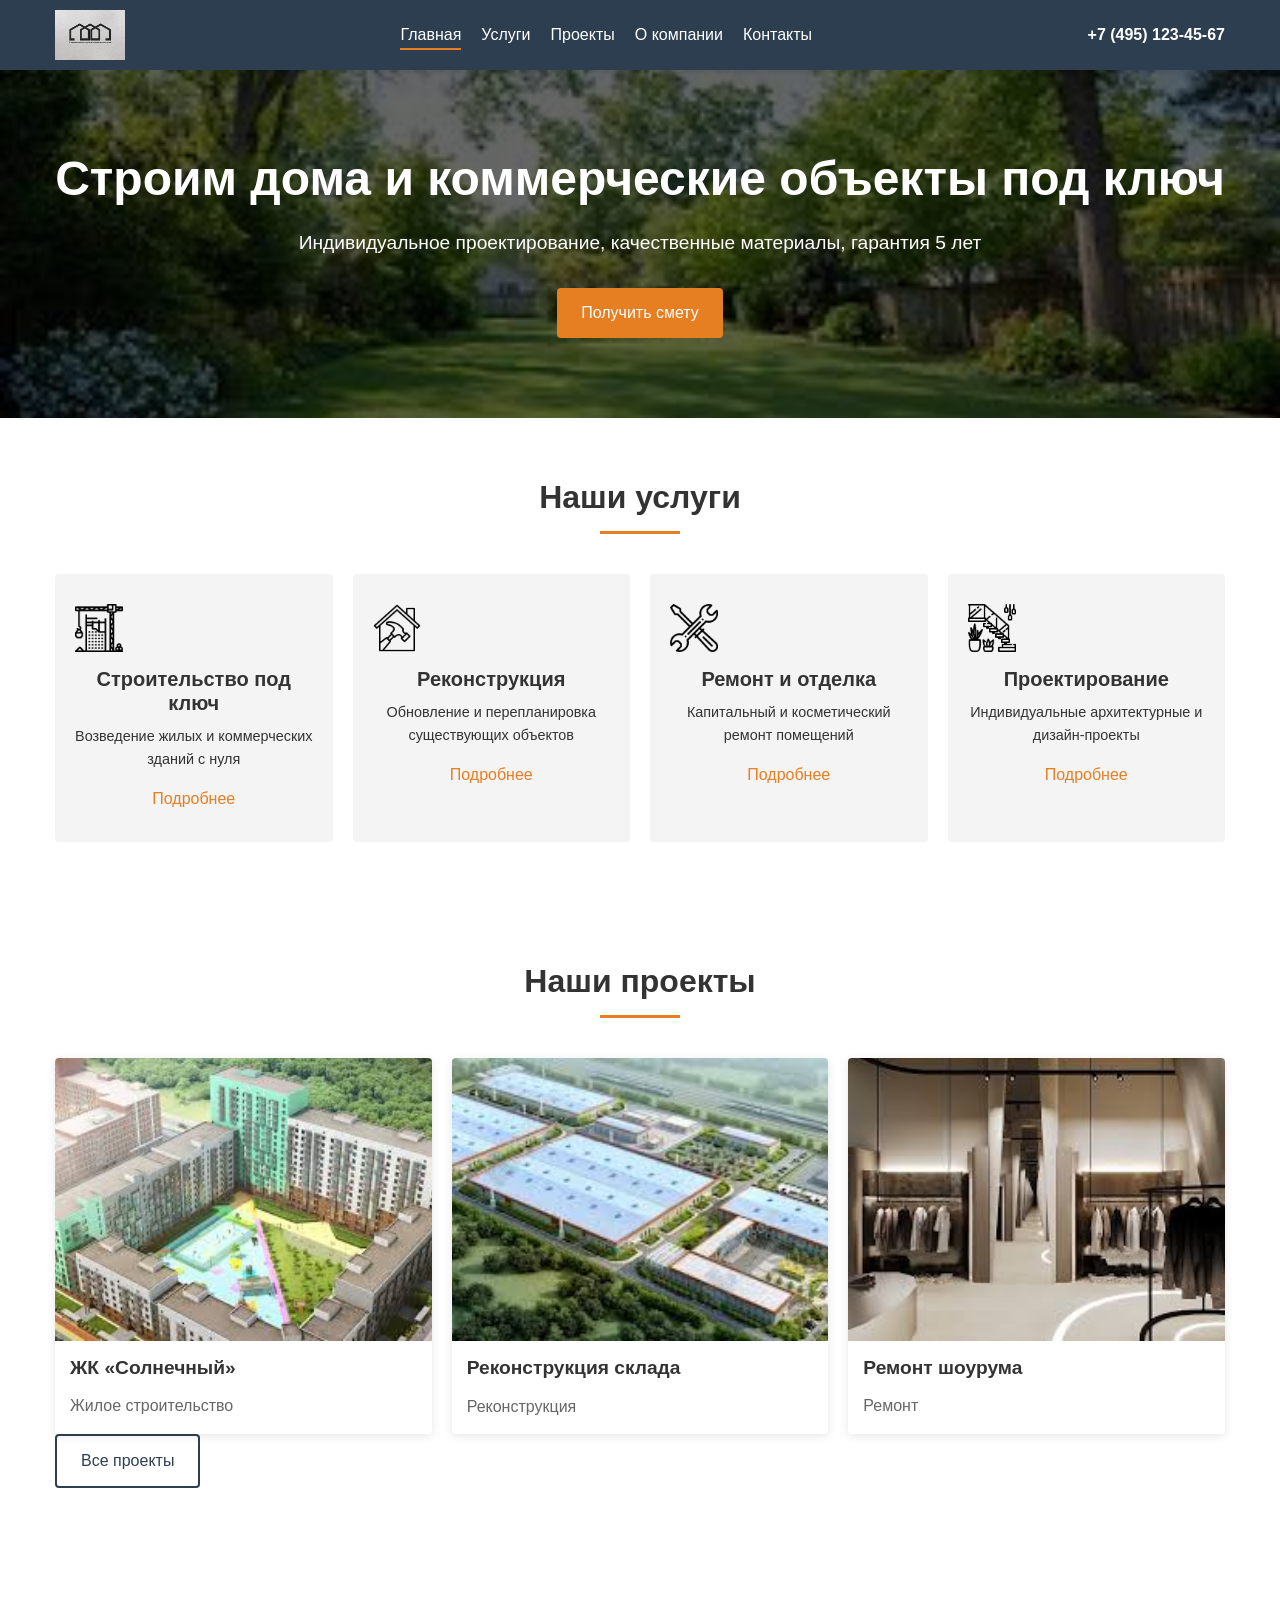
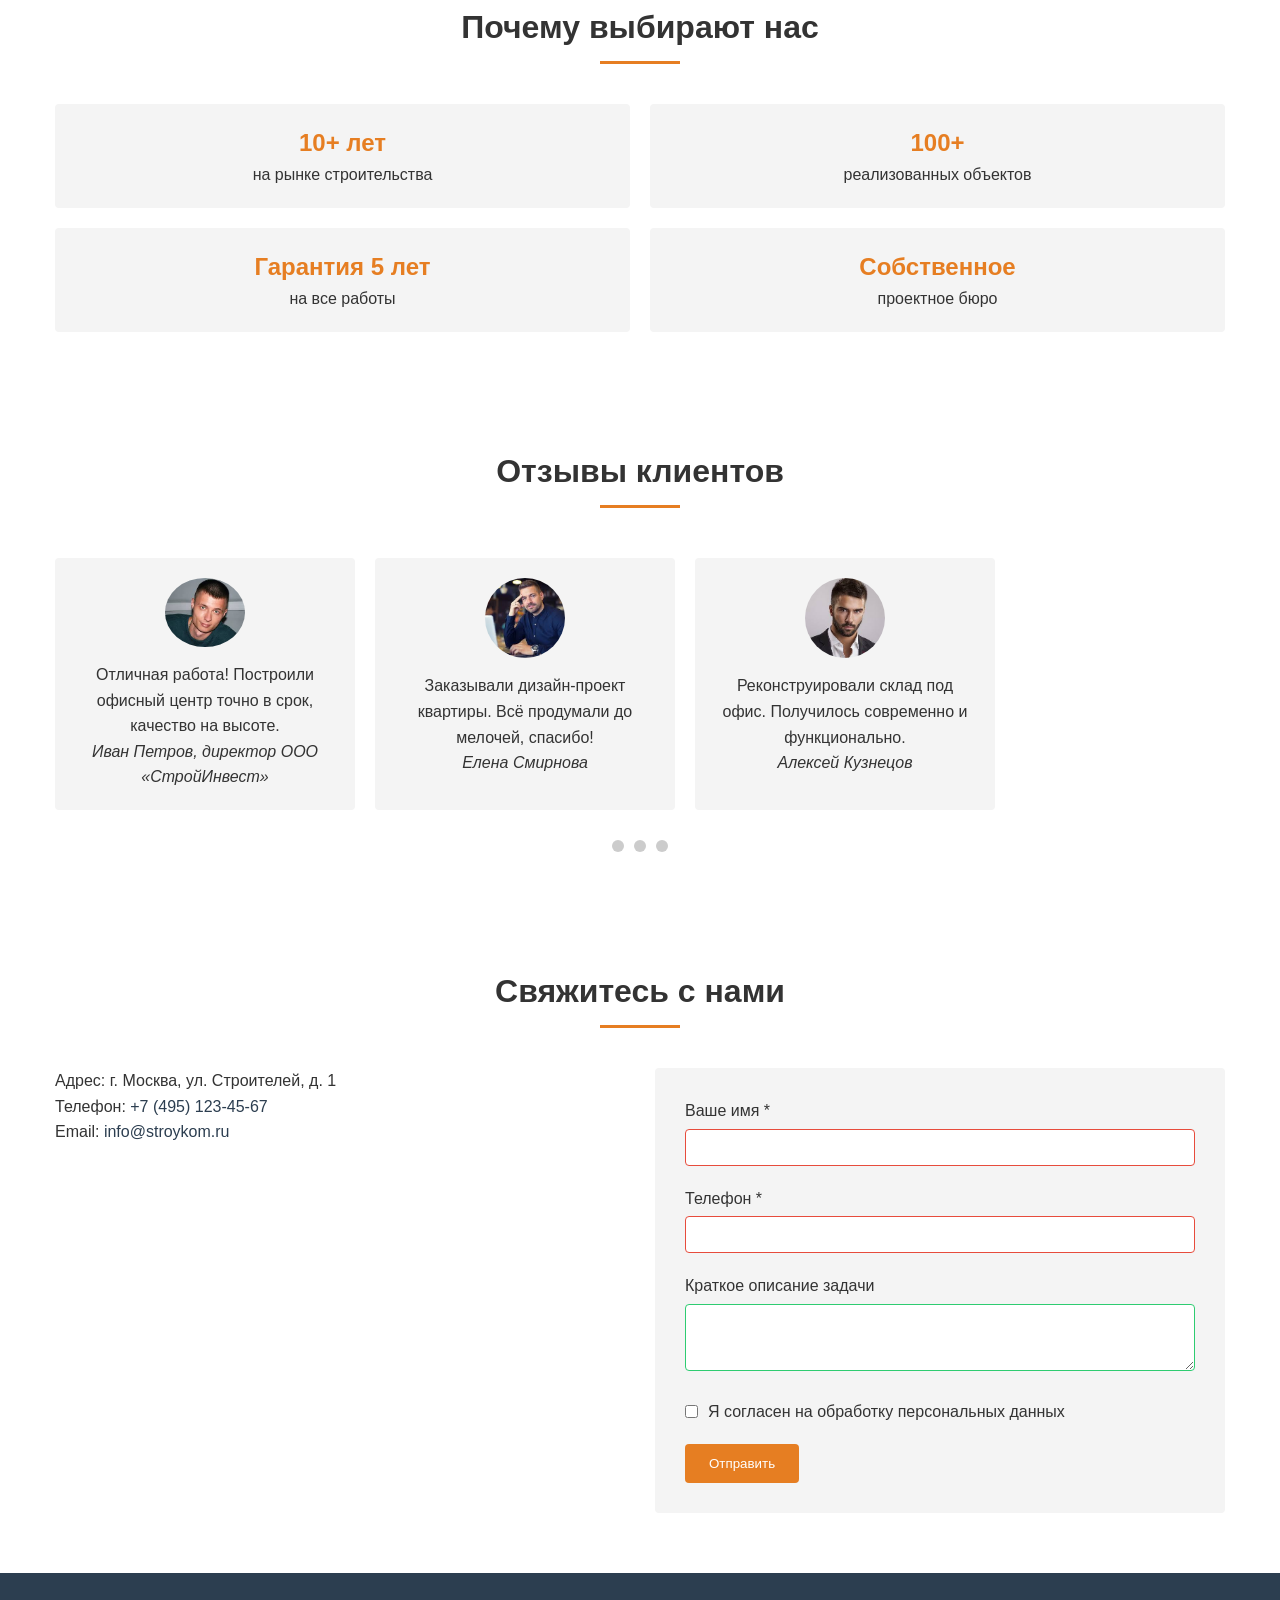
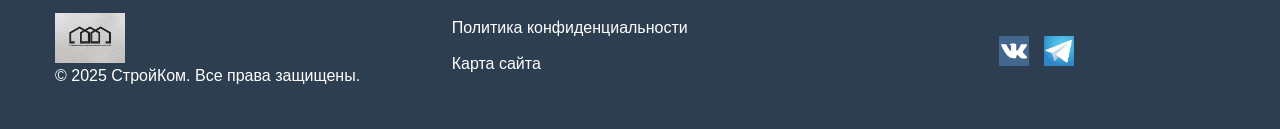
<file: index.html>
<!DOCTYPE html>
<html lang="ru">
<head>
    <meta charset="UTF-8">
    <meta name="viewport" content="width=device-width, initial-scale=1.0">
    <title>СтройКом - строительство жилых и коммерческих объектов под ключ</title>
    <meta name="description" content="Строительная компания СтройКом: строительство под ключ, реконструкция, ремонт, дизайн. Более 10 лет опыта. Получите смету онлайн.">
    <link rel="stylesheet" href="css/style.css">
    <meta property="og:type" content="website">
    <meta property="og:url" content="https://stroykom.ru/">
    <meta property="og:title" content="СтройКом - строительная компания">
    <meta property="og:description" content="Строительство жилых и коммерческих объектов под ключ.">
    <meta property="og:image" content="https://stroykom.ru/images/og-image.jpg">
    <link rel="icon" type="image/x-icon" href="favicon.ico">
    <script type="application/ld+json">
    {
        "@context": "https://schema.org",
        "@type": "LocalBusiness",
        "name": "СтройКом",
        "image": "https://stroykom.ru/images/logo.png",
        "address": {
            "@type": "PostalAddress",
            "streetAddress": "ул. Строителей, д. 1",
            "addressLocality": "Москва",
            "postalCode": "123456",
            "addressCountry": "RU"
        },
        "telephone": "+74951234567",
        "email": "info@stroykom.ru",
        "openingHoursSpecification": [
            {
                "@type": "OpeningHoursSpecification",
                "dayOfWeek": ["Monday","Tuesday","Wednesday","Thursday","Friday"],
                "opens": "09:00",
                "closes": "18:00"
            }
        ],
        "priceRange": "$$"
    }
    </script>
</head>
<body>
    <header class="header">
        <div class="container header__container">
            <a href="index.html" class="logo">
                <img src="images/logo.png" alt="СтройКом" width="150" height="40">
            </a>
            <input type="checkbox" id="burger-toggle" class="burger-toggle">
            <label for="burger-toggle" class="burger-icon">
                <span></span>
                <span></span>
                <span></span>
            </label>
            <nav class="nav">
                <ul class="nav__list">
                    <li class="nav__item"><a href="index.html" class="nav__link nav__link--active">Главная</a></li>
                    <li class="nav__item"><a href="services.html" class="nav__link">Услуги</a></li>
                    <li class="nav__item"><a href="projects.html" class="nav__link">Проекты</a></li>
                    <li class="nav__item"><a href="about.html" class="nav__link">О компании</a></li>
                    <li class="nav__item"><a href="contact.html" class="nav__link">Контакты</a></li>
                </ul>
            </nav>
            <a href="tel:+74951234567" class="header__phone">+7 (495) 123-45-67</a>
        </div>
    </header>

    <main>
        <section class="hero">
            <div class="container hero__container">
                <h1 class="hero__title">Строим дома и коммерческие объекты под ключ</h1>
                <p class="hero__subtitle">Индивидуальное проектирование, качественные материалы, гарантия 5 лет</p>
                <a href="contact.html#estimate-form" class="btn btn--primary">Получить смету</a>
            </div>
        </section>

        <section class="services section">
            <div class="container">
                <h2 class="section-title">Наши услуги</h2>
                <div class="services__grid">
                    <article class="service-card">
                        <img src="images/icon-build.png" alt="" class="service-card__icon" width="48" height="48">
                        <h3 class="service-card__title">Строительство под ключ</h3>
                        <p class="service-card__desc">Возведение жилых и коммерческих зданий с нуля</p>
                        <a href="services.html#build" class="service-card__link">Подробнее</a>
                    </article>
                    <article class="service-card">
                        <img src="images/icon-reconstruct.png" alt="" class="service-card__icon" width="48" height="48">
                        <h3 class="service-card__title">Реконструкция</h3>
                        <p class="service-card__desc">Обновление и перепланировка существующих объектов</p>
                        <a href="services.html#reconstruct" class="service-card__link">Подробнее</a>
                    </article>
                    <article class="service-card">
                        <img src="images/icon-remont.png" alt="" class="service-card__icon" width="48" height="48">
                        <h3 class="service-card__title">Ремонт и отделка</h3>
                        <p class="service-card__desc">Капитальный и косметический ремонт помещений</p>
                        <a href="services.html#remont" class="service-card__link">Подробнее</a>
                    </article>
                    <article class="service-card">
                        <img src="images/icon-design.png" alt="" class="service-card__icon" width="48" height="48">
                        <h3 class="service-card__title">Проектирование</h3>
                        <p class="service-card__desc">Индивидуальные архитектурные и дизайн-проекты</p>
                        <a href="services.html#design" class="service-card__link">Подробнее</a>
                    </article>
                </div>
            </div>
        </section>

        <section class="projects section">
            <div class="container">
                <h2 class="section-title">Наши проекты</h2>
                <div class="projects__grid">
                    <article class="project-card">
                        <a href="project-detail.html?id=proj-001" class="project-card__link">
                            <img src="images/project1-thumb.png" alt="Жилой комплекс Солнечный" loading="lazy" width="300" height="200">
                            <h3 class="project-card__title">ЖК «Солнечный»</h3>
                            <p class="project-card__type">Жилое строительство</p>
                        </a>
                    </article>
                    <article class="project-card">
                        <a href="project-detail.html?id=proj-002" class="project-card__link">
                            <img src="images/project2-thumb.png" alt="Реконструкция склада под офисы" loading="lazy" width="300" height="200">
                            <h3 class="project-card__title">Реконструкция склада</h3>
                            <p class="project-card__type">Реконструкция</p>
                        </a>
                    </article>
                    <article class="project-card">
                        <a href="project-detail.html?id=proj-003" class="project-card__link">
                            <img src="images/project3-thumb.png" alt="Капитальный ремонт шоурума" loading="lazy" width="300" height="200">
                            <h3 class="project-card__title">Ремонт шоурума</h3>
                            <p class="project-card__type">Ремонт</p>
                        </a>
                    </article>
                </div>
                <div class="projects__more">
                    <a href="projects.html" class="btn btn--secondary">Все проекты</a>
                </div>
            </div>
        </section>

        <section class="advantages section">
            <div class="container">
                <h2 class="section-title">Почему выбирают нас</h2>
                <ul class="advantages__list">
                    <li class="advantages__item"><strong>10+ лет</strong> на рынке строительства</li>
                    <li class="advantages__item"><strong>100+</strong> реализованных объектов</li>
                    <li class="advantages__item"><strong>Гарантия 5 лет</strong> на все работы</li>
                    <li class="advantages__item"><strong>Собственное</strong> проектное бюро</li>
                </ul>
            </div>
        </section>

        <section class="testimonials section">
            <div class="container">
                <h2 class="section-title">Отзывы клиентов</h2>
                <div class="testimonials__carousel">
                    <div class="testimonials__track">
                        <article class="testimonial-card">
                            <img src="images/client1.png" alt="Фото клиента" class="testimonial-card__image" width="80" height="80">
                            <blockquote>
                                <p>Отличная работа! Построили офисный центр точно в срок, качество на высоте.</p>
                                <cite>Иван Петров, директор ООО «СтройИнвест»</cite>
                            </blockquote>
                        </article>
                        <article class="testimonial-card">
                            <img src="images/client2.png" alt="Фото клиента" class="testimonial-card__image" width="80" height="80">
                            <blockquote>
                                <p>Заказывали дизайн-проект квартиры. Всё продумали до мелочей, спасибо!</p>
                                <cite>Елена Смирнова</cite>
                            </blockquote>
                        </article>
                        <article class="testimonial-card">
                            <img src="images/client3.png" alt="Фото клиента" class="testimonial-card__image" width="80" height="80">
                            <blockquote>
                                <p>Реконструировали склад под офис. Получилось современно и функционально.</p>
                                <cite>Алексей Кузнецов</cite>
                            </blockquote>
                        </article>
                    </div>
                    <div class="testimonials__nav">
                        <a href="#testimonial-1" class="testimonials__dot" aria-label="Отзыв 1"></a>
                        <a href="#testimonial-2" class="testimonials__dot" aria-label="Отзыв 2"></a>
                        <a href="#testimonial-3" class="testimonials__dot" aria-label="Отзыв 3"></a>
                    </div>
                </div>
            </div>
        </section>

        <section class="contact-section section">
            <div class="container">
                <h2 class="section-title">Свяжитесь с нами</h2>
                <div class="contact-section__grid">
                    <div class="contact-info">
                        <p>Адрес: г. Москва, ул. Строителей, д. 1</p>
                        <p>Телефон: <a href="tel:+74951234567">+7 (495) 123-45-67</a></p>
                        <p>Email: <a href="mailto:info@stroykom.ru">info@stroykom.ru</a></p>
                    </div>
                    <form class="form" action="#" method="POST" netlify>
                        <input type="hidden" name="form-name" value="quick-estimate">
                        <div class="form__group">
                            <label for="name">Ваше имя *</label>
                            <input type="text" id="name" name="name" required>
                        </div>
                        <div class="form__group">
                            <label for="phone">Телефон *</label>
                            <input type="tel" id="phone" name="phone" required pattern="[0-9+\-\s]+" title="Введите телефон в формате +7 XXX XXX-XX-XX">
                        </div>
                        <div class="form__group">
                            <label for="message">Краткое описание задачи</label>
                            <textarea id="message" name="message" rows="3"></textarea>
                        </div>
                        <div class="form__group form__group--checkbox">
                            <input type="checkbox" id="consent" name="consent" required>
                            <label for="consent">Я согласен на обработку персональных данных</label>
                        </div>
                        <button type="submit" class="btn btn--primary">Отправить</button>
                    </form>
                </div>
            </div>
        </section>
    </main>

    <footer class="footer">
        <div class="container footer__container">
            <div class="footer__info">
                <a href="index.html" class="logo"><img src="images/logo.png" alt="СтройКом" width="120"></a>
                <p>&copy; 2025 СтройКом. Все права защищены.</p>
            </div>
            <nav class="footer__nav">
                <ul>
                    <li><a href="privacy.html">Политика конфиденциальности</a></li>
                    <li><a href="sitemap.xml">Карта сайта</a></li>
                </ul>
            </nav>
            <div class="footer__social">
                <a href="#" aria-label="ВКонтакте"><img src="images/vk.png" alt="VK"></a>
                <a href="#" aria-label="Telegram"><img src="images/tg.png" alt="Telegram"></a>
            </div>
        </div>
    </footer>
</body>
</html>
</file>
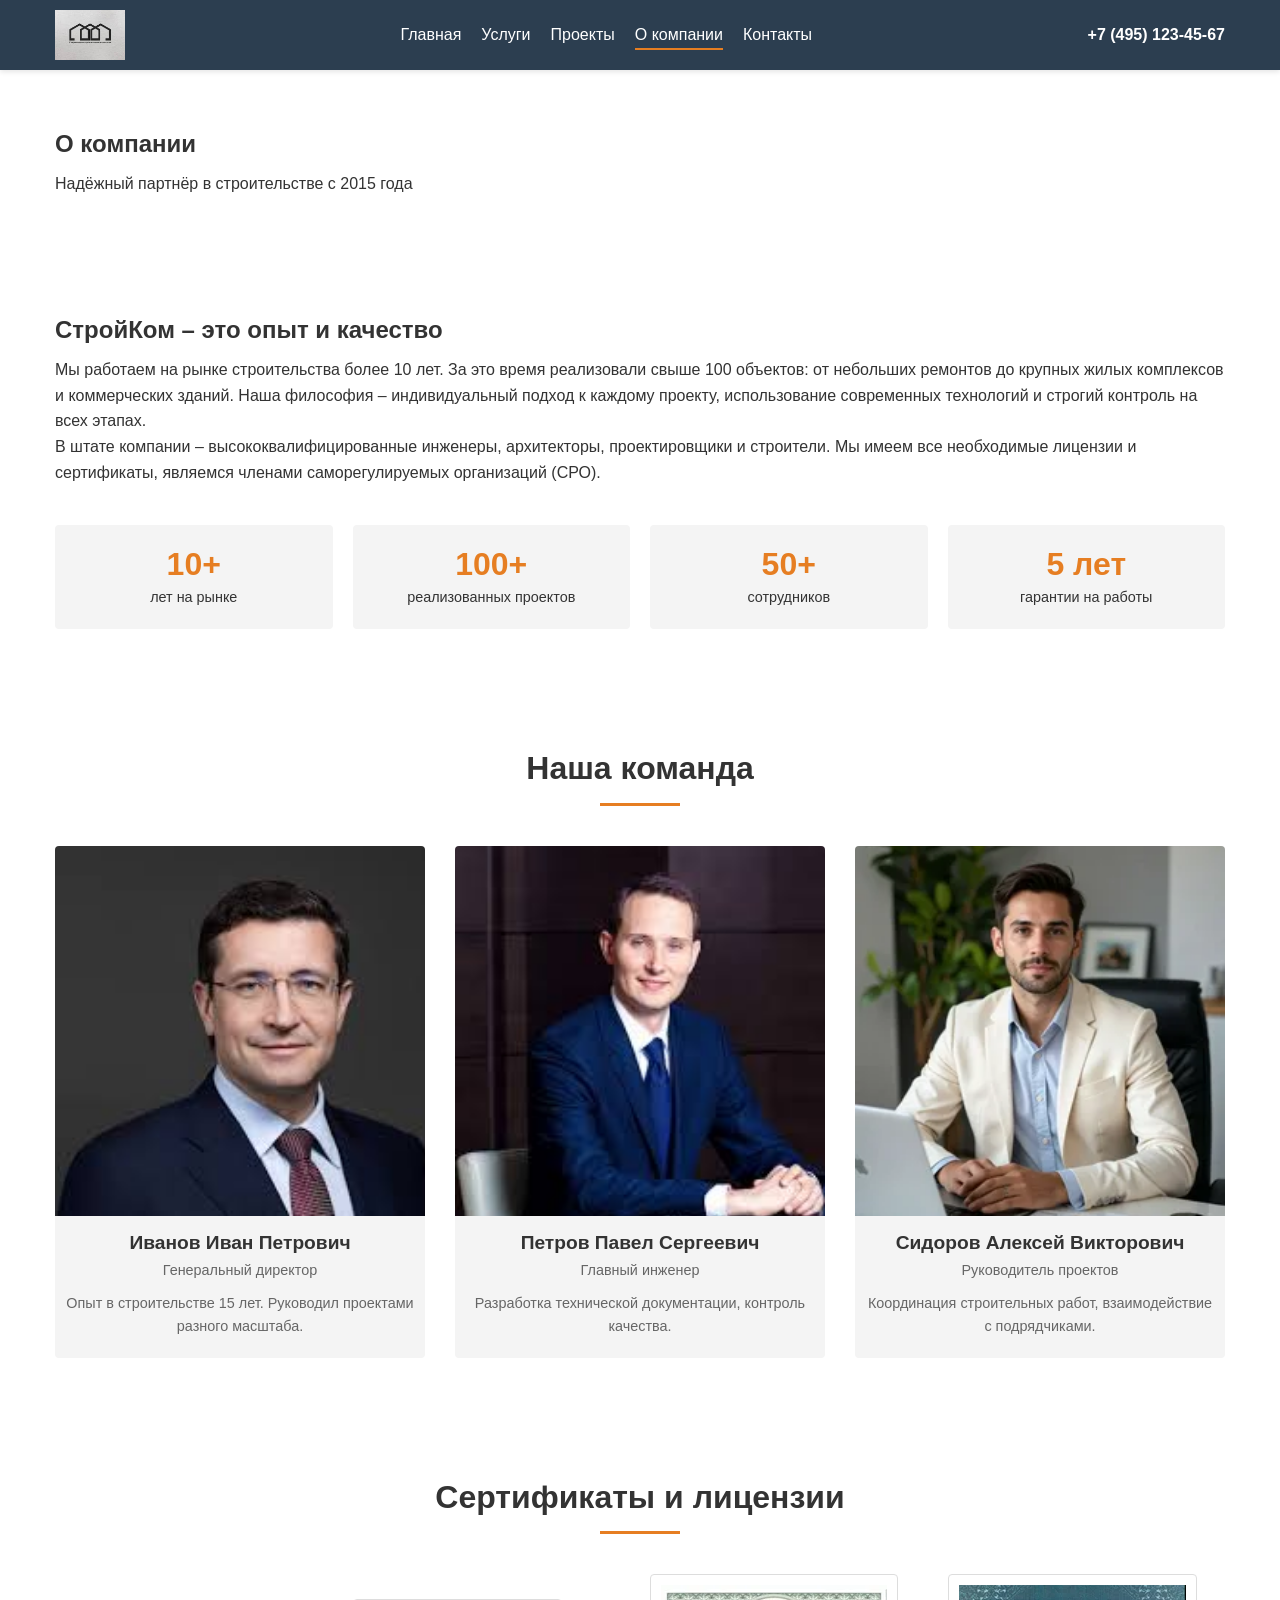
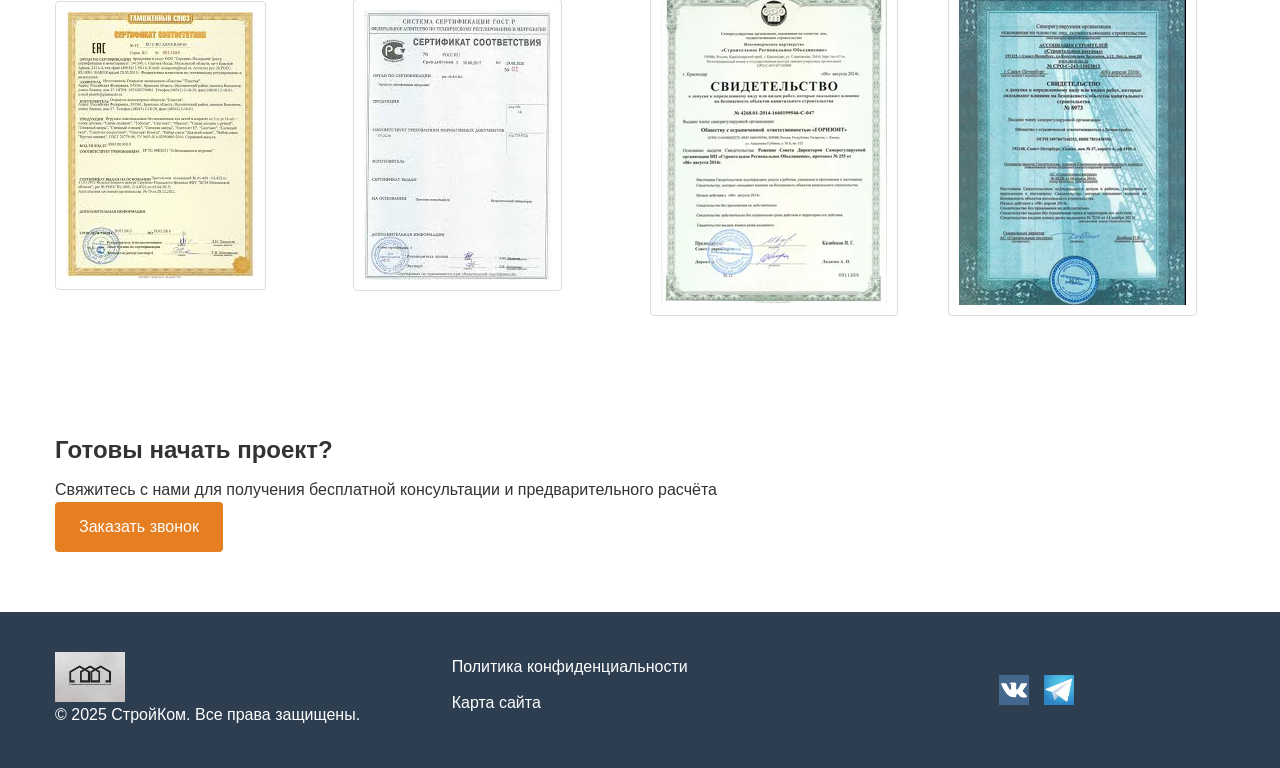
<file: about.html>
<!DOCTYPE html>
<html lang="ru">
<head>
    <meta charset="UTF-8">
    <meta name="viewport" content="width=device-width, initial-scale=1.0">
    <title>О компании СтройКом - строительная компания</title>
    <meta name="description" content="Строительная компания СтройКом: опыт работы с 2015 года, команда профессионалов, сертификаты и лицензии. Работаем по всей России.">
    <link rel="stylesheet" href="css/style.css">
    <!-- Open Graph -->
    <meta property="og:type" content="website">
    <meta property="og:url" content="https://stroykom.ru/about.html">
    <meta property="og:title" content="О компании СтройКом">
    <meta property="og:description" content="Узнайте больше о нашей компании: история, команда, достижения.">
    <meta property="og:image" content="https://stroykom.ru/images/og-image.jpg">
    <link rel="icon" type="image/x-icon" href="favicon.ico">
</head>
<body>
    <header class="header">
        <div class="container header__container">
            <a href="index.html" class="logo">
                <img src="images/logo.png" alt="СтройКом" width="150" height="40">
            </a>
            <input type="checkbox" id="burger-toggle" class="burger-toggle">
            <label for="burger-toggle" class="burger-icon">
                <span></span>
                <span></span>
                <span></span>
            </label>
            <nav class="nav">
                <ul class="nav__list">
                    <li class="nav__item"><a href="index.html" class="nav__link">Главная</a></li>
                    <li class="nav__item"><a href="services.html" class="nav__link">Услуги</a></li>
                    <li class="nav__item"><a href="projects.html" class="nav__link">Проекты</a></li>
                    <li class="nav__item"><a href="about.html" class="nav__link nav__link--active">О компании</a></li>
                    <li class="nav__item"><a href="contact.html" class="nav__link">Контакты</a></li>
                </ul>
            </nav>
            <a href="tel:+74951234567" class="header__phone">+7 (495) 123-45-67</a>
        </div>
    </header>

    <main>
        <!-- Заголовок страницы -->
        <section class="page-header section">
            <div class="container">
                <h1>О компании</h1>
                <p>Надёжный партнёр в строительстве с 2015 года</p>
            </div>
        </section>

        <!-- Блок "О нас" с текстом -->
        <section class="about section">
            <div class="container">
                <div class="about__content">
                    <h2>СтройКом – это опыт и качество</h2>
                    <p>Мы работаем на рынке строительства более 10 лет. За это время реализовали свыше 100 объектов: от небольших ремонтов до крупных жилых комплексов и коммерческих зданий. Наша философия – индивидуальный подход к каждому проекту, использование современных технологий и строгий контроль на всех этапах.</p>
                    <p>В штате компании – высококвалифицированные инженеры, архитекторы, проектировщики и строители. Мы имеем все необходимые лицензии и сертификаты, являемся членами саморегулируемых организаций (СРО).</p>
                </div>
                <div class="about__stats">
                    <div class="stat-item">
                        <strong>10+</strong>
                        <span>лет на рынке</span>
                    </div>
                    <div class="stat-item">
                        <strong>100+</strong>
                        <span>реализованных проектов</span>
                    </div>
                    <div class="stat-item">
                        <strong>50+</strong>
                        <span>сотрудников</span>
                    </div>
                    <div class="stat-item">
                        <strong>5 лет</strong>
                        <span>гарантии на работы</span>
                    </div>
                </div>
            </div>
        </section>

        <!-- Команда -->
        <section class="team section">
            <div class="container">
                <h2 class="section-title">Наша команда</h2>
                <div class="team__grid">
                    <article class="team-card">
                        <img src="images/team1.png" alt="Иванов Иван Петрович" loading="lazy">
                        <h3>Иванов Иван Петрович</h3>
                        <p>Генеральный директор</p>
                        <p class="team-card__desc">Опыт в строительстве 15 лет. Руководил проектами разного масштаба.</p>
                    </article>
                    <article class="team-card">
                        <img src="images/team2.png" alt="Петрова Елена Сергеевна" loading="lazy">
                        <h3>Петров Павел Сергеевич</h3>
                        <p>Главный инженер</p>
                        <p class="team-card__desc">Разработка технической документации, контроль качества.</p>
                    </article>
                    <article class="team-card">
                        <img src="images/team3.png" alt="Сидоров Алексей Викторович" loading="lazy">
                        <h3>Сидоров Алексей Викторович</h3>
                        <p>Руководитель проектов</p>
                        <p class="team-card__desc">Координация строительных работ, взаимодействие с подрядчиками.</p>
                    </article>
                </div>
            </div>
        </section>

        <!-- Сертификаты и лицензии -->
        <section class="certificates section">
            <div class="container">
                <h2 class="section-title">Сертификаты и лицензии</h2>
                <div class="certificates__grid">
                    <img src="images/cert1.png" alt="Сертификат ISO 9001" loading="lazy">
                    <img src="images/cert2.png" alt="Лицензия Министерства строительства" loading="lazy">
                    <img src="images/cert3.png" alt="Свидетельство СРО" loading="lazy">
                    <img src="images/cert4.png" alt="Диплом участника конкурса" loading="lazy">
                </div>
            </div>
        </section>

        <!-- Призыв к действию -->
        <section class="cta section">
            <div class="container">
                <h2>Готовы начать проект?</h2>
                <p>Свяжитесь с нами для получения бесплатной консультации и предварительного расчёта</p>
                <a href="contact.html#estimate-form" class="btn btn--primary">Заказать звонок</a>
            </div>
        </section>
    </main>

    <footer class="footer">
        <div class="container footer__container">
            <div class="footer__info">
                <a href="index.html" class="logo">
                    <img src="images/logo.png" alt="СтройКом" width="120">
                </a>
                <p>&copy; 2025 СтройКом. Все права защищены.</p>
            </div>
            <nav class="footer__nav">
                <ul>
                    <li><a href="privacy.html">Политика конфиденциальности</a></li>
                    <li><a href="sitemap.xml">Карта сайта</a></li>
                </ul>
            </nav>
            <div class="footer__social">
                <a href="#" aria-label="ВКонтакте"><img src="images/vk.png" alt="VK"></a>
                <a href="#" aria-label="Telegram"><img src="images/tg.png" alt="Telegram"></a>
            </div>
        </div>
    </footer>
</body>
</html>
</file>
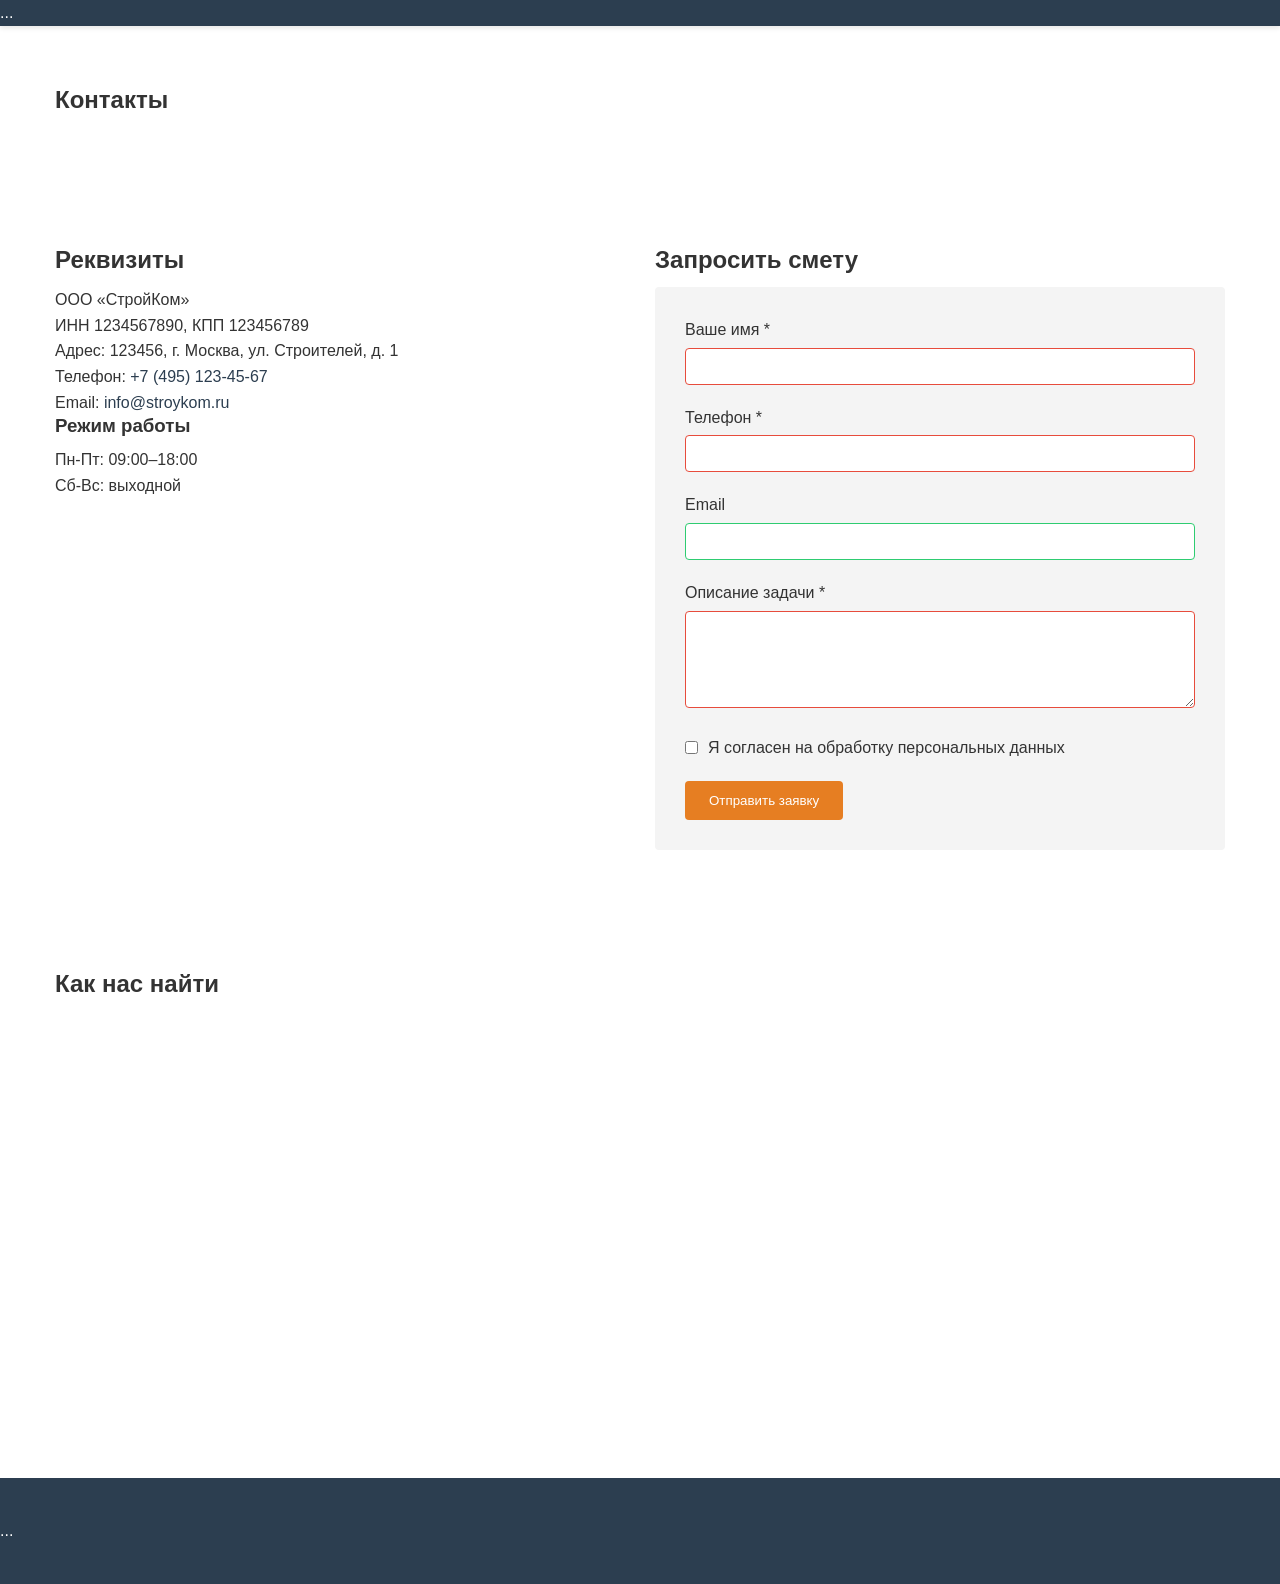
<file: contact.html>
<!DOCTYPE html>
<html lang="ru">
<head>
    <meta charset="UTF-8">
    <title>Контакты - СтройКом</title>
    <meta name="description" content="Контактная информация строительной компании СтройКом. Адрес, телефон, email. Форма для заказа сметы.">
    <link rel="stylesheet" href="css/style.css">
</head>
<body>
    <header class="header">...</header>
    <main>
        <section class="page-header section">
            <div class="container">
                <h1>Контакты</h1>
            </div>
        </section>

        <section class="contact section">
            <div class="container">
                <div class="contact-section__grid"> <!-- используем тот же класс, что на главной -->
                    <div class="contact-info">
                        <h2>Реквизиты</h2>
                        <p>ООО «СтройКом»</p>
                        <p>ИНН 1234567890, КПП 123456789</p>
                        <p>Адрес: 123456, г. Москва, ул. Строителей, д. 1</p>
                        <p>Телефон: <a href="tel:+74951234567">+7 (495) 123-45-67</a></p>
                        <p>Email: <a href="mailto:info@stroykom.ru">info@stroykom.ru</a></p>
                        <h3>Режим работы</h3>
                        <p>Пн-Пт: 09:00–18:00</p>
                        <p>Сб-Вс: выходной</p>
                    </div>

                    <div class="contact-form" id="estimate-form">
                        <h2>Запросить смету</h2>
                        <form class="form" action="#" method="POST" netlify>
                            <input type="hidden" name="form-name" value="estimate">
                            <div class="form__group">
                                <label for="name">Ваше имя *</label>
                                <input type="text" id="name" name="name" required>
                            </div>
                            <div class="form__group">
                                <label for="phone">Телефон *</label>
                                <input type="tel" id="phone" name="phone" required pattern="[0-9+\-\s]+" title="Введите телефон в формате +7 XXX XXX-XX-XX">
                            </div>
                            <div class="form__group">
                                <label for="email">Email</label>
                                <input type="email" id="email" name="email">
                            </div>
                            <div class="form__group">
                                <label for="message">Описание задачи *</label>
                                <textarea id="message" name="message" rows="5" required></textarea>
                            </div>
                            <div class="form__group form__group--checkbox">
                                <input type="checkbox" id="consent" name="consent" required>
                                <label for="consent">Я согласен на обработку персональных данных</label>
                            </div>
                            <button type="submit" class="btn btn--primary">Отправить заявку</button>
                        </form>
                    </div>
                </div>
            </div>
        </section>

        <section class="map section">
            <div class="container">
                <h2>Как нас найти</h2>
                <iframe src="https://yandex.ru/map-widget/v1/?ll=37.617698%2C55.755864&z=12" width="100%" height="400" style="border:0;" allowfullscreen loading="lazy"></iframe>
            </div>
        </section>
    </main>
    <footer class="footer">...</footer>
</body>
</html>
</file>
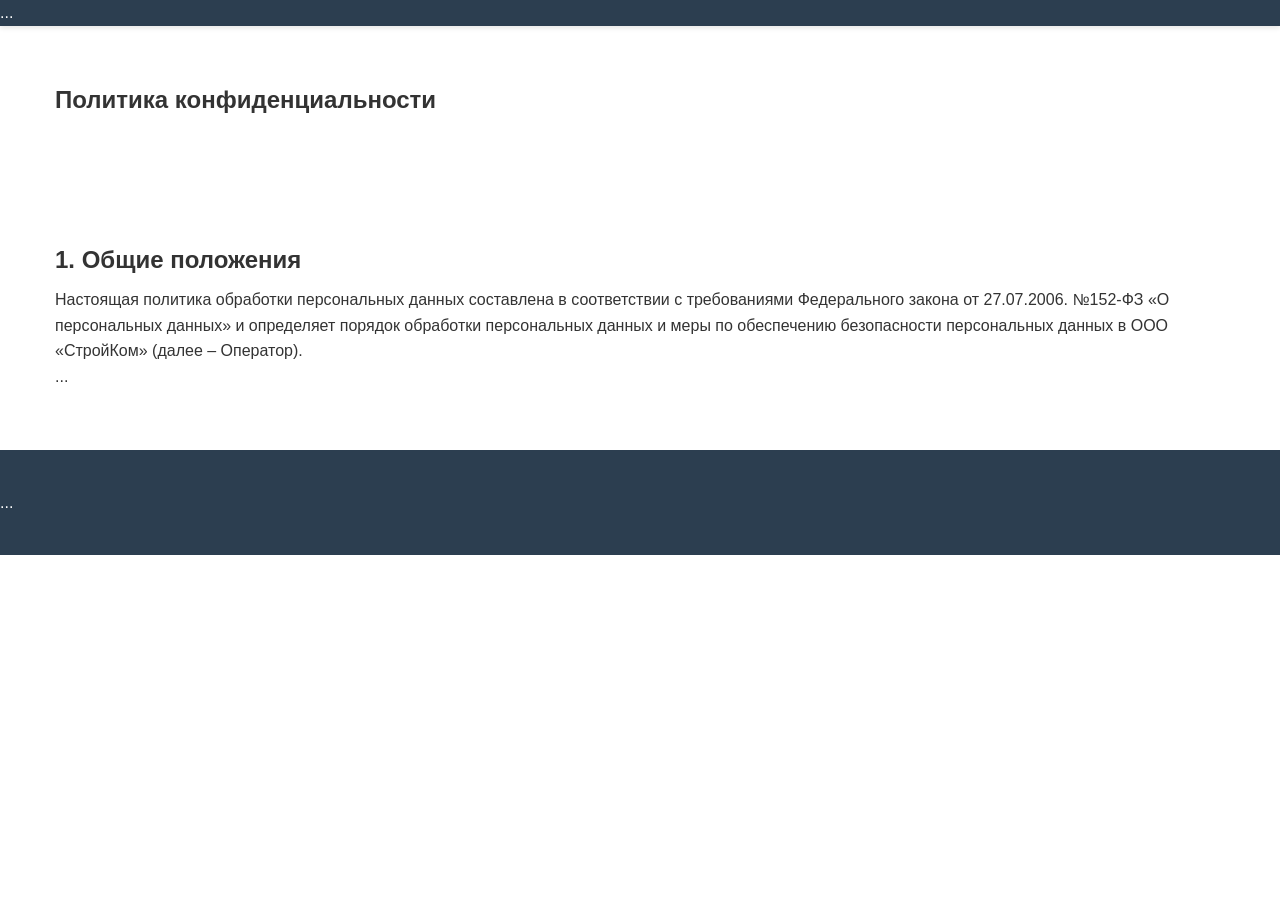
<file: privacy.html>
<!DOCTYPE html>
<html lang="ru">
<head>
    <meta charset="UTF-8">
    <title>Политика конфиденциальности - СтройКом</title>
    <meta name="description" content="Политика обработки персональных данных в строительной компании СтройКом.">
    <link rel="stylesheet" href="css/style.css">
</head>
<body>
    <header class="header">...</header>
    <main>
        <section class="page-header section">
            <div class="container">
                <h1>Политика конфиденциальности</h1>
            </div>
        </section>

        <section class="privacy section">
            <div class="container">
                <article>
                    <h2>1. Общие положения</h2>
                    <p>Настоящая политика обработки персональных данных составлена в соответствии с требованиями Федерального закона от 27.07.2006. №152-ФЗ «О персональных данных» и определяет порядок обработки персональных данных и меры по обеспечению безопасности персональных данных в ООО «СтройКом» (далее – Оператор).</p>
                    <!-- Добавьте полный текст политики (можно скопировать из любого шаблона) -->
                    <p>...</p>
                </article>
            </div>
        </section>
    </main>
    <footer class="footer">...</footer>
</body>
</html>
</file>
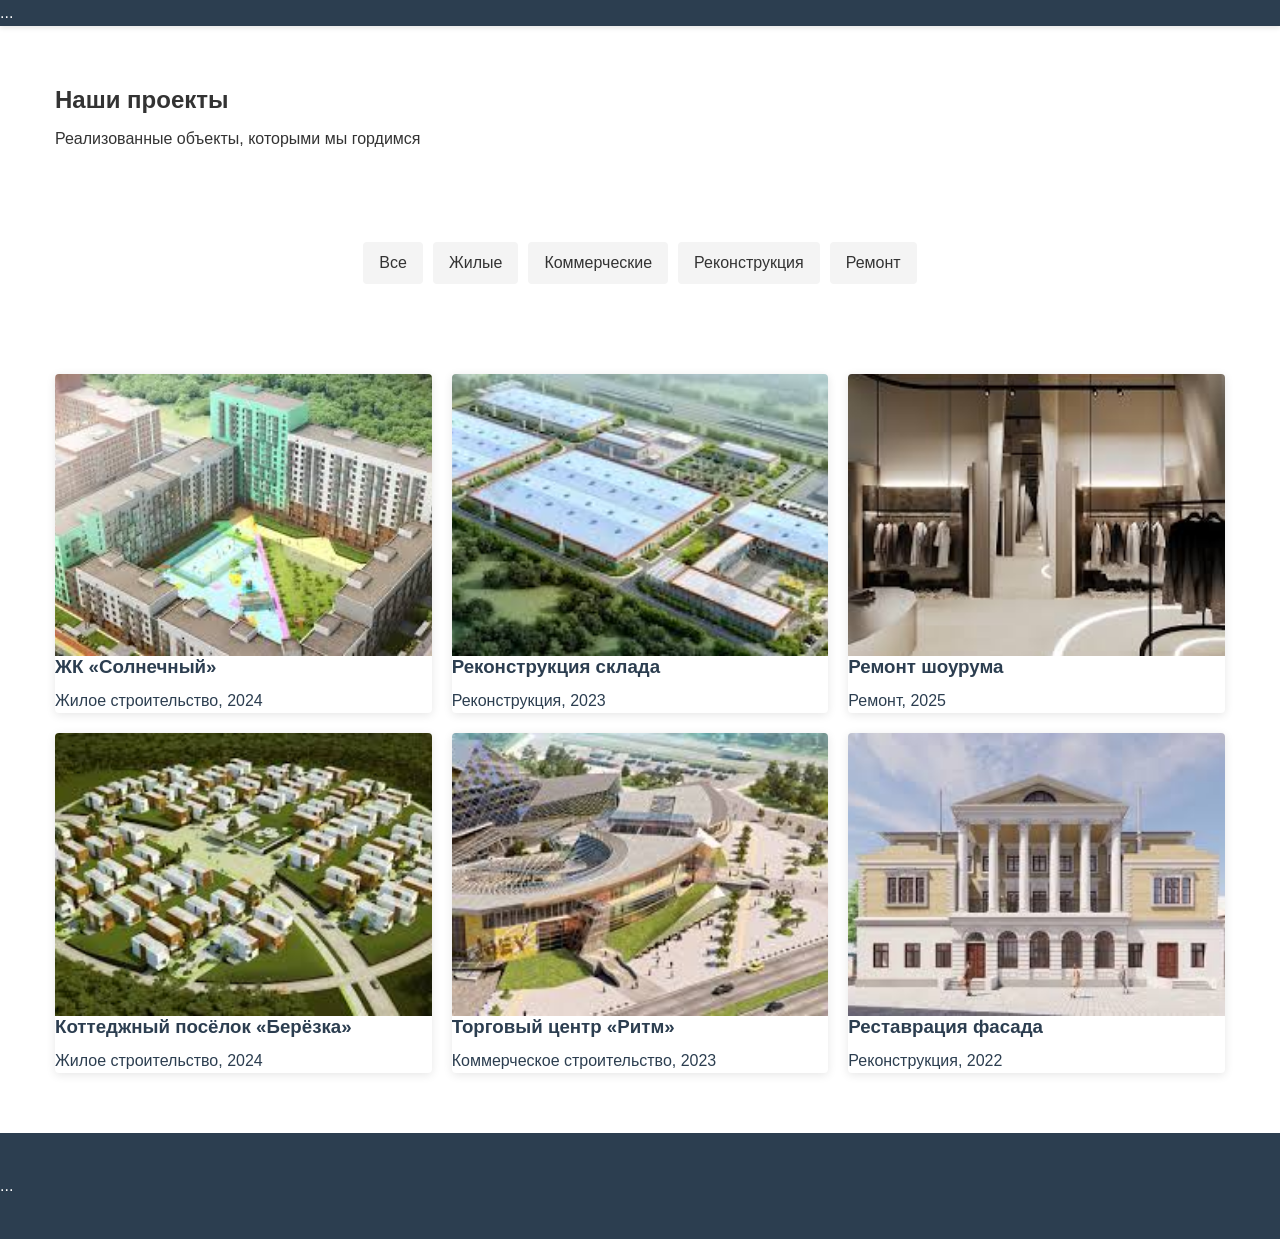
<file: projects.html>
<!DOCTYPE html>
<html lang="ru">
<head>
    <meta charset="UTF-8">
    <meta name="viewport" content="width=device-width, initial-scale=1.0">
    <title>Наши проекты - СтройКом</title>
    <meta name="description" content="Портфолио строительной компании: жилые комплексы, коммерческие объекты, реконструкция, ремонт. Реализованные проекты с фото и описанием.">
    <link rel="stylesheet" href="css/style.css">
    <link rel="icon" type="image/x-icon" href="favicon.ico">
</head>
<body>
    <header class="header">...</header> <!-- полная шапка как в index -->

    <main>
        <section class="page-header section">
            <div class="container">
                <h1>Наши проекты</h1>
                <p>Реализованные объекты, которыми мы гордимся</p>
            </div>
        </section>

        <!-- Фильтры -->
        <div class="container">
            <div class="filters">
                <a href="#all" class="filter-link">Все</a>
                <a href="#residential" class="filter-link">Жилые</a>
                <a href="#commercial" class="filter-link">Коммерческие</a>
                <a href="#reconstruction" class="filter-link">Реконструкция</a>
                <a href="#repair" class="filter-link">Ремонт</a>
            </div>
        </div>

        <!-- Якоря фильтрации (скрыты) -->
        <div id="all" class="filter-target"></div>
        <div id="residential" class="filter-target"></div>
        <div id="commercial" class="filter-target"></div>
        <div id="reconstruction" class="filter-target"></div>
        <div id="repair" class="filter-target"></div>

        <section class="projects-gallery section">
            <div class="container">
                <div class="projects__grid"> <!-- используем ту же сетку, что на главной -->
                    <article class="project-card" data-category="residential">
                        <a href="project-detail.html?id=proj-001">
                            <img src="images/project1-thumb.png" alt="ЖК Солнечный" loading="lazy">
                            <h3>ЖК «Солнечный»</h3>
                            <p>Жилое строительство, 2024</p>
                        </a>
                    </article>
                    <article class="project-card" data-category="reconstruction">
                        <a href="project-detail.html?id=proj-002">
                            <img src="images/project2-thumb.png" alt="Реконструкция склада" loading="lazy">
                            <h3>Реконструкция склада</h3>
                            <p>Реконструкция, 2023</p>
                        </a>
                    </article>
                    <article class="project-card" data-category="repair">
                        <a href="project-detail.html?id=proj-003">
                            <img src="images/project3-thumb.png" alt="Ремонт шоурума" loading="lazy">
                            <h3>Ремонт шоурума</h3>
                            <p>Ремонт, 2025</p>
                        </a>
                    </article>
                    <article class="project-card" data-category="residential">
                        <a href="project-detail.html?id=proj-004">
                            <img src="images/project4-thumb.png" alt="Коттеджный поселок" loading="lazy">
                            <h3>Коттеджный посёлок «Берёзка»</h3>
                            <p>Жилое строительство, 2024</p>
                        </a>
                    </article>
                    <article class="project-card" data-category="commercial">
                        <a href="project-detail.html?id=proj-005">
                            <img src="images/project5-thumb.png" alt="Торговый центр" loading="lazy">
                            <h3>Торговый центр «Ритм»</h3>
                            <p>Коммерческое строительство, 2023</p>
                        </a>
                    </article>
                    <article class="project-card" data-category="reconstruction">
                        <a href="project-detail.html?id=proj-006">
                            <img src="images/project6-thumb.png" alt="Реставрация фасада" loading="lazy">
                            <h3>Реставрация фасада</h3>
                            <p>Реконструкция, 2022</p>
                        </a>
                    </article>
                </div>
            </div>
        </section>
    </main>

    <footer class="footer">...</footer> <!-- полный футер как в index -->
</body>
</html>
</file>
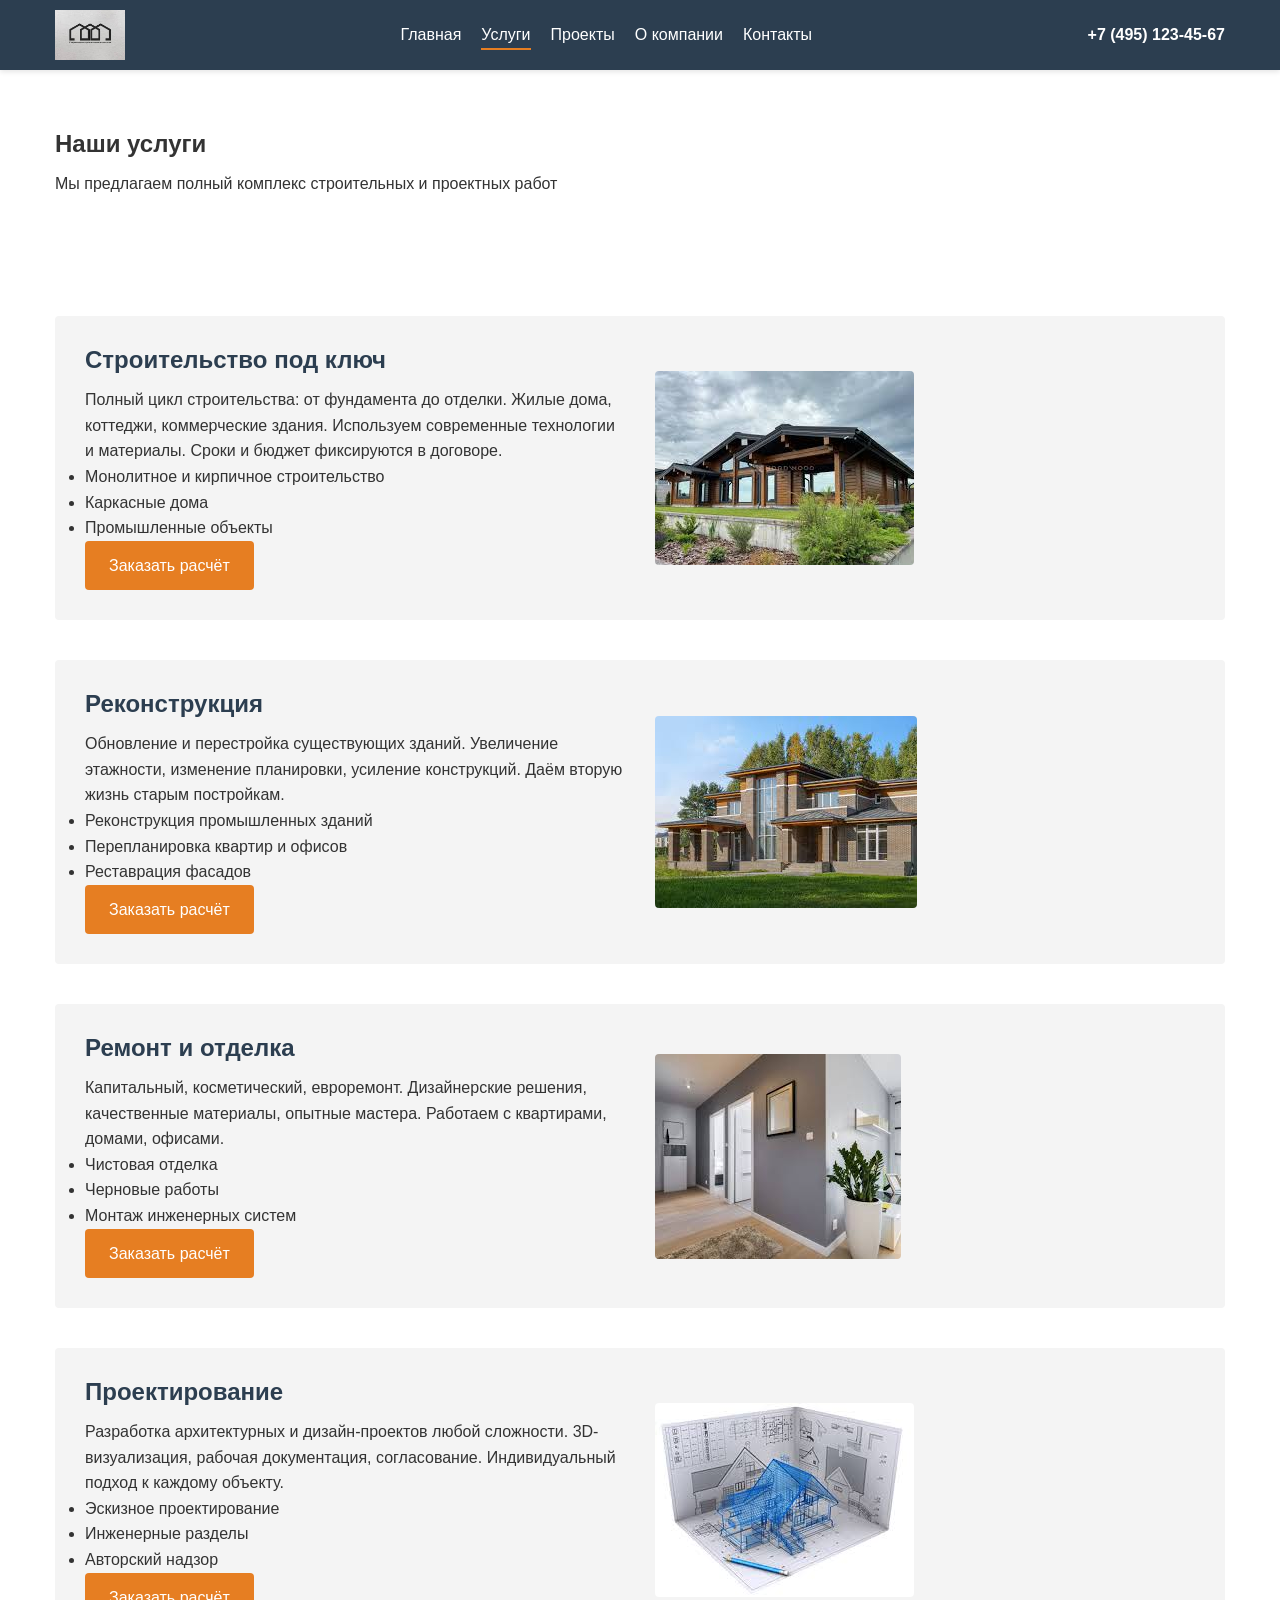
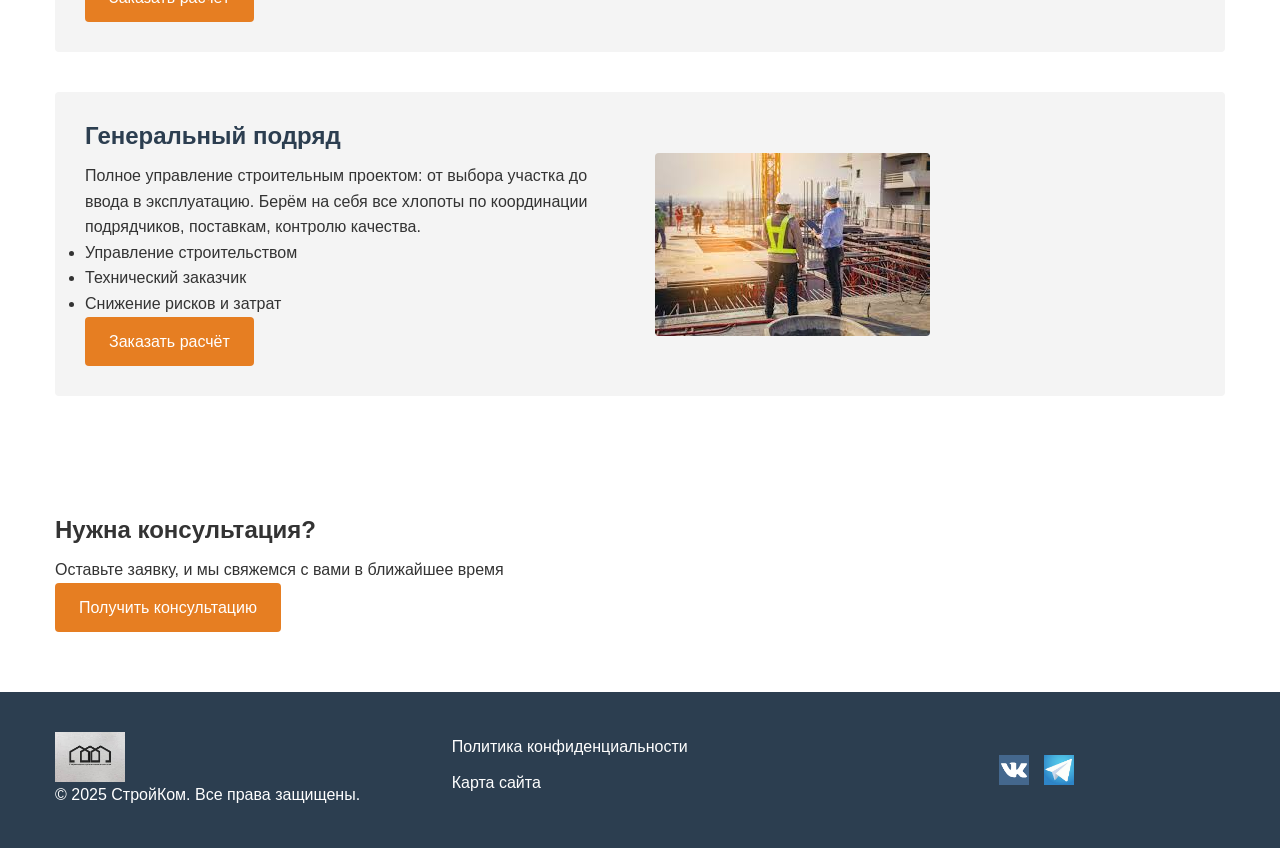
<file: services.html>
<!DOCTYPE html>
<html lang="ru">
<head>
    <meta charset="UTF-8">
    <meta name="viewport" content="width=device-width, initial-scale=1.0">
    <title>Услуги строительной компании СтройКом</title>
    <meta name="description" content="Полный спектр строительных услуг: строительство под ключ, реконструкция, ремонт, проектирование, генподряд. Работаем в Москве и области.">
    <link rel="stylesheet" href="css/style.css">
    <link rel="icon" type="image/x-icon" href="favicon.ico">
</head>
<body>
    <header class="header">
        <div class="container header__container">
            <a href="index.html" class="logo"><img src="images/logo.png" alt="СтройКом" width="150" height="40"></a>
            <input type="checkbox" id="burger-toggle" class="burger-toggle">
            <label for="burger-toggle" class="burger-icon"><span></span><span></span><span></span></label>
            <nav class="nav">
                <ul class="nav__list">
                    <li class="nav__item"><a href="index.html" class="nav__link">Главная</a></li>
                    <li class="nav__item"><a href="services.html" class="nav__link nav__link--active">Услуги</a></li>
                    <li class="nav__item"><a href="projects.html" class="nav__link">Проекты</a></li>
                    <li class="nav__item"><a href="about.html" class="nav__link">О компании</a></li>
                    <li class="nav__item"><a href="contact.html" class="nav__link">Контакты</a></li>
                </ul>
            </nav>
            <a href="tel:+74951234567" class="header__phone">+7 (495) 123-45-67</a>
        </div>
    </header>

    <main>
        <section class="page-header section">
            <div class="container">
                <h1>Наши услуги</h1>
                <p>Мы предлагаем полный комплекс строительных и проектных работ</p>
            </div>
        </section>

        <section class="services-full section">
            <div class="container">
                <div class="services-full__grid">
                    <article class="service-full" id="build">
                        <div class="service-full__content">
                            <h2>Строительство под ключ</h2>
                            <p>Полный цикл строительства: от фундамента до отделки. Жилые дома, коттеджи, коммерческие здания. Используем современные технологии и материалы. Сроки и бюджет фиксируются в договоре.</p>
                            <ul>
                                <li>Монолитное и кирпичное строительство</li>
                                <li>Каркасные дома</li>
                                <li>Промышленные объекты</li>
                            </ul>
                            <a href="contact.html#estimate-form" class="btn btn--primary">Заказать расчёт</a>
                        </div>
                        <div class="service-full__image">
                            <img src="images/service-build.png" alt="Строительство под ключ" loading="lazy">
                        </div>
                    </article>
                    <article class="service-full" id="reconstruct">
                        <div class="service-full__content">
                            <h2>Реконструкция</h2>
                            <p>Обновление и перестройка существующих зданий. Увеличение этажности, изменение планировки, усиление конструкций. Даём вторую жизнь старым постройкам.</p>
                            <ul>
                                <li>Реконструкция промышленных зданий</li>
                                <li>Перепланировка квартир и офисов</li>
                                <li>Реставрация фасадов</li>
                            </ul>
                            <a href="contact.html#estimate-form" class="btn btn--primary">Заказать расчёт</a>
                        </div>
                        <div class="service-full__image">
                            <img src="images/service-reconstruct.png" alt="Реконструкция" loading="lazy">
                        </div>
                    </article>
                    <article class="service-full" id="remont">
                        <div class="service-full__content">
                            <h2>Ремонт и отделка</h2>
                            <p>Капитальный, косметический, евроремонт. Дизайнерские решения, качественные материалы, опытные мастера. Работаем с квартирами, домами, офисами.</p>
                            <ul>
                                <li>Чистовая отделка</li>
                                <li>Черновые работы</li>
                                <li>Монтаж инженерных систем</li>
                            </ul>
                            <a href="contact.html#estimate-form" class="btn btn--primary">Заказать расчёт</a>
                        </div>
                        <div class="service-full__image">
                            <img src="images/service-remont.png" alt="Ремонт" loading="lazy">
                        </div>
                    </article>
                    <article class="service-full" id="design">
                        <div class="service-full__content">
                            <h2>Проектирование</h2>
                            <p>Разработка архитектурных и дизайн-проектов любой сложности. 3D-визуализация, рабочая документация, согласование. Индивидуальный подход к каждому объекту.</p>
                            <ul>
                                <li>Эскизное проектирование</li>
                                <li>Инженерные разделы</li>
                                <li>Авторский надзор</li>
                            </ul>
                            <a href="contact.html#estimate-form" class="btn btn--primary">Заказать расчёт</a>
                        </div>
                        <div class="service-full__image">
                            <img src="images/service-design.png" alt="Проектирование" loading="lazy">
                        </div>
                    </article>
                    <article class="service-full" id="general">
                        <div class="service-full__content">
                            <h2>Генеральный подряд</h2>
                            <p>Полное управление строительным проектом: от выбора участка до ввода в эксплуатацию. Берём на себя все хлопоты по координации подрядчиков, поставкам, контролю качества.</p>
                            <ul>
                                <li>Управление строительством</li>
                                <li>Технический заказчик</li>
                                <li>Снижение рисков и затрат</li>
                            </ul>
                            <a href="contact.html#estimate-form" class="btn btn--primary">Заказать расчёт</a>
                        </div>
                        <div class="service-full__image">
                            <img src="images/service-general.png" alt="Генподряд" loading="lazy">
                        </div>
                    </article>
                </div>
            </div>
        </section>

        <section class="cta section">
            <div class="container">
                <h2>Нужна консультация?</h2>
                <p>Оставьте заявку, и мы свяжемся с вами в ближайшее время</p>
                <a href="contact.html#estimate-form" class="btn btn--primary">Получить консультацию</a>
            </div>
        </section>
    </main>

    <footer class="footer">
        <div class="container footer__container">
            <div class="footer__info">
                <a href="index.html" class="logo"><img src="images/logo.png" alt="СтройКом" width="120"></a>
                <p>&copy; 2025 СтройКом. Все права защищены.</p>
            </div>
            <nav class="footer__nav">
                <ul>
                    <li><a href="privacy.html">Политика конфиденциальности</a></li>
                    <li><a href="sitemap.xml">Карта сайта</a></li>
                </ul>
            </nav>
            <div class="footer__social">
                <a href="#" aria-label="ВКонтакте"><img src="images/vk.png" alt="VK"></a>
                <a href="#" aria-label="Telegram"><img src="images/tg.png" alt="Telegram"></a>
            </div>
        </div>
    </footer>
</body>
</html>
</file>
<file: css/style.css>
/* ========== БАЗОВЫЕ СТИЛИ ========== */
:root {
    --color-primary: #2c3e50;
    --color-accent: #e67e22;
    --color-accent-dark: #d35400;
    --color-text: #333;
    --color-bg: #fff;
    --color-light: #f4f4f4;
    --font-main: 'Roboto', sans-serif;
    --container-width: 1200px;
    --border-radius: 4px;
    --transition: 0.3s ease;
}

* {
    margin: 0;
    padding: 0;
    box-sizing: border-box;
}

body {
    font-family: var(--font-main);
    line-height: 1.6;
    color: var(--color-text);
    background: var(--color-bg);
}

.container {
    width: 100%;
    padding: 0 15px;
    margin: 0 auto;
}

/* Адаптивность контейнера */
@media (min-width: 768px) {
    .container {
        max-width: 750px;
    }
}
@media (min-width: 1200px) {
    .container {
        max-width: var(--container-width);
    }
}

/* Типографика */
h1, h2, h3 {
    margin-bottom: 0.5em;
    line-height: 1.2;
}

a {
    text-decoration: none;
    color: var(--color-primary);
}

img {
    max-width: 100%;
    height: auto;
    display: block;
}

/* ========== КНОПКИ ========== */
.btn {
    display: inline-block;
    padding: 12px 24px;
    border-radius: var(--border-radius);
    font-weight: 500;
    text-align: center;
    transition: background var(--transition), color var(--transition);
    border: none;
    cursor: pointer;
}

.btn--primary {
    background: var(--color-accent);
    color: #fff;
}

.btn--primary:hover {
    background: var(--color-accent-dark);
}

.btn--secondary {
    background: transparent;
    color: var(--color-primary);
    border: 2px solid var(--color-primary);
}

.btn--secondary:hover {
    background: var(--color-primary);
    color: #fff;
}

/* ========== ШАПКА ========== */
.header {
    background: var(--color-primary);
    color: #fff;
    position: sticky;
    top: 0;
    z-index: 1000;
    box-shadow: 0 2px 5px rgba(0,0,0,0.1);
}

.header__container {
    display: flex;
    align-items: center;
    justify-content: space-between;
    flex-wrap: wrap;
    min-height: 70px;
}

.logo img {
    max-height: 50px;
    width: auto;
}

/* Бургер-меню */
.burger-toggle {
    display: none;
}

.burger-icon {
    display: none;
    flex-direction: column;
    justify-content: space-between;
    width: 30px;
    height: 21px;
    cursor: pointer;
}

.burger-icon span {
    display: block;
    height: 3px;
    background: #fff;
    border-radius: 3px;
    transition: var(--transition);
}

@media (max-width: 767px) {
    .burger-icon {
        display: flex;
    }

    .nav {
        display: none;
        width: 100%;
        order: 3;
        margin-top: 10px;
    }

    #burger-toggle:checked ~ .nav {
        display: block;
    }

    .nav__list {
        flex-direction: column;
        align-items: center;
    }
}

.nav__list {
    display: flex;
    list-style: none;
    gap: 20px;
    flex-wrap: wrap;
}

.nav__link {
    color: #fff;
    padding: 5px 0;
    border-bottom: 2px solid transparent;
    transition: border-color var(--transition);
}

.nav__link:hover,
.nav__link--active {
    border-bottom-color: var(--color-accent);
}

.header__phone {
    color: #fff;
    font-weight: bold;
    white-space: nowrap;
}

/* ========== HERO ========== */
.hero {
    background: linear-gradient(rgba(0,0,0,0.6), rgba(0,0,0,0.6)), url('../images/hero-bg.webp') center/cover;
    color: #fff;
    padding: 80px 0;
    text-align: center;
}

.hero__title {
    font-size: 2rem;
    margin-bottom: 20px;
}

.hero__subtitle {
    font-size: 1.2rem;
    margin-bottom: 30px;
}

@media (min-width: 768px) {
    .hero__title {
        font-size: 3rem;
    }
}

/* ========== СЕКЦИИ ========== */
.section {
    padding: 60px 0;
}

.section-title {
    text-align: center;
    margin-bottom: 40px;
    font-size: 2rem;
    position: relative;
}

.section-title::after {
    content: '';
    display: block;
    width: 80px;
    height: 3px;
    background: var(--color-accent);
    margin: 15px auto 0;
}

/* ========== УСЛУГИ (КАРТОЧКИ) ========== */
.services__grid {
    display: grid;
    grid-template-columns: 1fr;
    gap: 20px;
}

@media (min-width: 576px) {
    .services__grid {
        grid-template-columns: repeat(2, 1fr);
    }
}

@media (min-width: 992px) {
    .services__grid {
        grid-template-columns: repeat(4, 1fr);
    }
}

.service-card {
    background: var(--color-light);
    padding: 30px 20px;
    border-radius: var(--border-radius);
    text-align: center;
    transition: transform var(--transition);
}

.service-card:hover {
    transform: translateY(-5px);
    box-shadow: 0 5px 15px rgba(0,0,0,0.1);
}

.service-card__icon {
    margin-bottom: 15px;
}

.service-card__title {
    font-size: 1.25rem;
    margin-bottom: 10px;
}

.service-card__desc {
    font-size: 0.9rem;
    margin-bottom: 15px;
}

.service-card__link {
    color: var(--color-accent);
    font-weight: 500;
}

/* ========== ПРОЕКТЫ (КАРТОЧКИ) ========== */
.projects__grid {
    display: grid;
    grid-template-columns: 1fr;
    gap: 20px;
}

@media (min-width: 768px) {
    .projects__grid {
        grid-template-columns: repeat(2, 1fr);
    }
}

@media (min-width: 1200px) {
    .projects__grid {
        grid-template-columns: repeat(3, 1fr);
    }
}

.project-card {
    background: #fff;
    border-radius: var(--border-radius);
    overflow: hidden;
    box-shadow: 0 2px 10px rgba(0,0,0,0.1);
    transition: box-shadow var(--transition);
}

.project-card:hover {
    box-shadow: 0 5px 20px rgba(0,0,0,0.15);
}

.project-card__link {
    display: block;
    color: inherit;
}

.project-card img {
    width: 100%;
    aspect-ratio: 4/3;
    object-fit: cover;
}

.project-card__title {
    padding: 15px 15px 5px;
    font-size: 1.2rem;
}

.project-card__type {
    padding: 0 15px 15px;
    color: #666;
}

/* ========== ПРЕИМУЩЕСТВА ========== */
.advantages__list {
    list-style: none;
    display: grid;
    grid-template-columns: 1fr;
    gap: 20px;
    text-align: center;
}

@media (min-width: 768px) {
    .advantages__list {
        grid-template-columns: repeat(2, 1fr);
    }
}

.advantages__item {
    background: var(--color-light);
    padding: 20px;
    border-radius: var(--border-radius);
}

.advantages__item strong {
    color: var(--color-accent);
    font-size: 1.5rem;
    display: block;
}

/* ========== ОТЗЫВЫ (ГОРИЗОНТАЛЬНАЯ ПРОКРУТКА) ========== */
.testimonials__carousel {
    overflow-x: auto;
    scroll-snap-type: x mandatory;
    -webkit-overflow-scrolling: touch;
    scrollbar-width: thin;
}

.testimonials__track {
    display: flex;
    gap: 20px;
    padding: 10px 0;
}

.testimonial-card {
    flex: 0 0 300px;
    scroll-snap-align: start;
    background: var(--color-light);
    padding: 20px;
    border-radius: var(--border-radius);
    display: flex;
    flex-direction: column;
    align-items: center;
    text-align: center;
}

.testimonial-card__image {
    border-radius: 50%;
    margin-bottom: 15px;
}

.testimonials__nav {
    display: flex;
    justify-content: center;
    gap: 10px;
    margin-top: 20px;
}

.testimonials__dot {
    width: 12px;
    height: 12px;
    background: #ccc;
    border-radius: 50%;
    display: inline-block;
}

.testimonials__dot:hover {
    background: var(--color-accent);
}

/* ========== ФОРМЫ ========== */
.form {
    background: var(--color-light);
    padding: 30px;
    border-radius: var(--border-radius);
}

.form__group {
    margin-bottom: 20px;
}

.form__group label {
    display: block;
    margin-bottom: 5px;
    font-weight: 500;
}

.form__group input,
.form__group textarea {
    width: 100%;
    padding: 10px;
    border: 1px solid #ddd;
    border-radius: var(--border-radius);
    font-family: inherit;
}

.form__group input:focus,
.form__group textarea:focus {
    outline: none;
    border-color: var(--color-accent);
}

.form__group--checkbox {
    display: flex;
    align-items: center;
    gap: 10px;
}

.form__group--checkbox input {
    width: auto;
}

.form__group--checkbox label {
    margin-bottom: 0;
}

/* ========== КОНТАКТЫ НА ГЛАВНОЙ ========== */
.contact-section__grid {
    display: grid;
    grid-template-columns: 1fr;
    gap: 30px;
}

@media (min-width: 768px) {
    .contact-section__grid {
        grid-template-columns: 1fr 1fr;
    }
}

/* ========== ФУТЕР ========== */
.footer {
    background: var(--color-primary);
    color: #fff;
    padding: 40px 0;
}

.footer__container {
    display: grid;
    grid-template-columns: 1fr;
    gap: 20px;
    text-align: center;
}

@media (min-width: 768px) {
    .footer__container {
        grid-template-columns: repeat(3, 1fr);
        align-items: center;
        text-align: left;
    }
}

.footer a {
    color: #fff;
}

.footer__nav ul {
    list-style: none;
}

.footer__nav li {
    margin-bottom: 10px;
}

.footer__social {
    display: flex;
    gap: 15px;
    justify-content: center;
}

.footer__social img {
    width: 30px;
    height: 30px;
}

/* ========== СТРАНИЦА УСЛУГ (ПОЛНОЕ ОПИСАНИЕ) ========== */
.services-full__grid {
    display: grid;
    gap: 40px;
}

.service-full {
    display: grid;
    grid-template-columns: 1fr;
    gap: 30px;
    align-items: center;
    background: var(--color-light);
    padding: 30px;
    border-radius: var(--border-radius);
}

@media (min-width: 768px) {
    .service-full {
        grid-template-columns: 1fr 1fr;
    }
}

.service-full:nth-child(even) .service-full__image {
    order: 2;
}

.service-full__content h2 {
    color: var(--color-primary);
}

.service-full__image img {
    border-radius: var(--border-radius);
}

/* ========== ФИЛЬТРАЦИЯ ПРОЕКТОВ ========== */
.filters {
    display: flex;
    justify-content: center;
    gap: 10px;
    margin: 30px 0;
    flex-wrap: wrap;
}

.filter-link {
    padding: 8px 16px;
    background: var(--color-light);
    border-radius: var(--border-radius);
    color: var(--color-text);
}

.filter-link:hover,
.filter-link:focus {
    background: var(--color-accent);
    color: #fff;
}

/* Якоря для фильтрации (скрыты) */
.filter-target {
    display: none;
}

/* Логика фильтрации: по умолчанию показываем все карточки */
.projects-gallery__grid .project-card {
    display: block;
}

/* Если выбран фильтр, скрываем карточки других категорий */
#residential:target ~ .projects-gallery .project-card:not([data-category="residential"]),
#commercial:target ~ .projects-gallery .project-card:not([data-category="commercial"]),
#reconstruction:target ~ .projects-gallery .project-card:not([data-category="reconstruction"]),
#repair:target ~ .projects-gallery .project-card:not([data-category="repair"]) {
    display: none;
}

/* ========== LIGHTBOX ДЛЯ ГАЛЕРЕИ ========== */
.gallery__thumbs {
    display: flex;
    gap: 10px;
    flex-wrap: wrap;
    margin-bottom: 20px;
}

.gallery__thumb {
    width: 100px;
    height: 70px;
    overflow: hidden;
    border-radius: var(--border-radius);
}

.gallery__thumb img {
    width: 100%;
    height: 100%;
    object-fit: cover;
}

.lightbox {
    display: none;
    position: fixed;
    top: 0;
    left: 0;
    width: 100%;
    height: 100%;
    background: rgba(0,0,0,0.8);
    justify-content: center;
    align-items: center;
    z-index: 2000;
}

.lightbox:target {
    display: flex;
}

.lightbox__content {
    position: relative;
    max-width: 90%;
    max-height: 90%;
}

.lightbox__close {
    position: absolute;
    top: -30px;
    right: 0;
    color: #fff;
    font-size: 2rem;
    text-decoration: none;
}

/* ========== ДОСТУПНОСТЬ ========== */
a:focus-visible,
button:focus-visible,
input:focus-visible,
textarea:focus-visible {
    outline: 3px solid var(--color-accent);
    outline-offset: 2px;
}

/* ========== ВАЛИДАЦИЯ ФОРМ ========== */
input:invalid,
textarea:invalid {
    border-color: #e74c3c;
}

input:valid,
textarea:valid {
    border-color: #2ecc71;
}
/* ========== СТРАНИЦА О КОМПАНИИ ========== */
.about__stats {
    display: grid;
    grid-template-columns: repeat(auto-fit, minmax(150px, 1fr));
    gap: 20px;
    margin-top: 40px;
    text-align: center;
}

.stat-item {
    background: var(--color-light);
    padding: 20px;
    border-radius: var(--border-radius);
}

.stat-item strong {
    display: block;
    font-size: 2rem;
    color: var(--color-accent);
    line-height: 1.2;
}

.stat-item span {
    font-size: 0.9rem;
    color: var(--color-text);
}

.team__grid {
    display: grid;
    grid-template-columns: 1fr;
    gap: 30px;
}

@media (min-width: 768px) {
    .team__grid {
        grid-template-columns: repeat(2, 1fr);
    }
}

@media (min-width: 992px) {
    .team__grid {
        grid-template-columns: repeat(3, 1fr);
    }
}

.team-card {
    background: var(--color-light);
    border-radius: var(--border-radius);
    overflow: hidden;
    text-align: center;
    padding-bottom: 20px;
}

.team-card img {
    width: 100%;
    aspect-ratio: 1/1;
    object-fit: cover;
}

.team-card h3 {
    margin: 15px 0 5px;
    font-size: 1.2rem;
}

.team-card p {
    color: #666;
    font-size: 0.9rem;
    padding: 0 10px;
}

.team-card__desc {
    margin-top: 10px;
    font-size: 0.85rem;
}

.certificates__grid {
    display: grid;
    grid-template-columns: repeat(auto-fit, minmax(150px, 1fr));
    gap: 20px;
    align-items: center;
}

.certificates__grid img {
    border: 1px solid #ddd;
    border-radius: var(--border-radius);
    padding: 10px;
    background: #fff;
}
</file>
